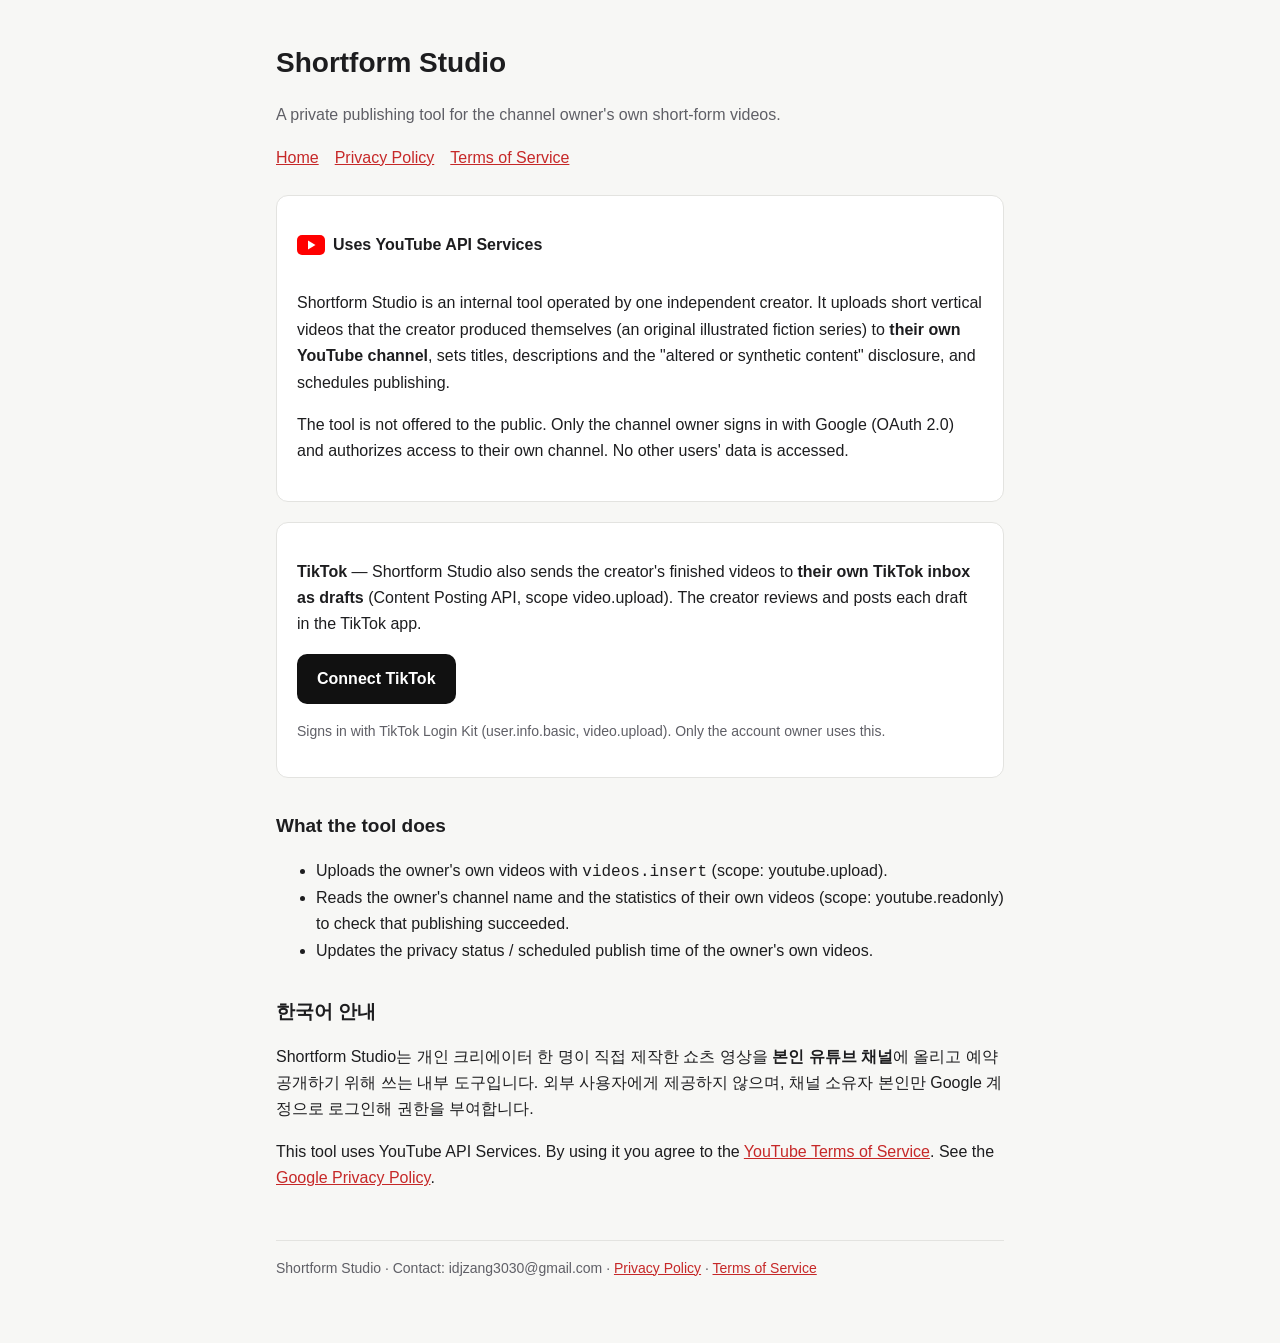
<file: index.html>
<!doctype html><html lang="en"><head><meta charset="utf-8"><meta name="viewport" content="width=device-width,initial-scale=1"><title>Shortform Studio</title><link rel="stylesheet" href="style.css"></head><body><main>
<h1>Shortform Studio</h1><p class="muted">A private publishing tool for the channel owner's own short-form videos.</p>
<nav><a href="index.html">Home</a><a href="privacy.html">Privacy Policy</a><a href="terms.html">Terms of Service</a></nav>
<div class="card"><p class="yt"><svg viewBox="0 0 28 20" aria-hidden="true"><rect width="28" height="20" rx="5" fill="#FF0000"/><path d="M11 5.5v9l7.5-4.5z" fill="#fff"/></svg> Uses YouTube API Services</p>
<p>Shortform Studio is an internal tool operated by one independent creator. It uploads short vertical videos that the creator produced themselves (an original illustrated fiction series) to <b>their own YouTube channel</b>, sets titles, descriptions and the "altered or synthetic content" disclosure, and schedules publishing.</p>
<p>The tool is not offered to the public. Only the channel owner signs in with Google (OAuth 2.0) and authorizes access to their own channel. No other users' data is accessed.</p></div>
<div class="card"><p><b>TikTok</b> — Shortform Studio also sends the creator's finished videos to <b>their own TikTok inbox as drafts</b> (Content Posting API, scope video.upload). The creator reviews and posts each draft in the TikTok app.</p>
<p><a id="tt" class="btn" href="#" style="display:inline-block;background:#111;color:#fff;padding:12px 20px;border-radius:10px;text-decoration:none;font-weight:700">Connect TikTok</a></p>
<p class="muted" style="font-size:14px">Signs in with TikTok Login Kit (user.info.basic, video.upload). Only the account owner uses this.</p></div>
<script>
const TT_KEY="sbawrodm76byf7wzwy";
document.getElementById("tt").href="https://www.tiktok.com/v2/auth/authorize/?"+new URLSearchParams({client_key:TT_KEY,scope:"user.info.basic,video.upload",response_type:"code",redirect_uri:"https://songuni999.github.io/shortform-media/callback.html",state:"local8735",disable_auto_auth:"1"});
</script>
<h2>What the tool does</h2><ul>
<li>Uploads the owner's own videos with <code>videos.insert</code> (scope: youtube.upload).</li>
<li>Reads the owner's channel name and the statistics of their own videos (scope: youtube.readonly) to check that publishing succeeded.</li>
<li>Updates the privacy status / scheduled publish time of the owner's own videos.</li></ul>
<h2>한국어 안내</h2><p>Shortform Studio는 개인 크리에이터 한 명이 직접 제작한 쇼츠 영상을 <b>본인 유튜브 채널</b>에 올리고 예약 공개하기 위해 쓰는 내부 도구입니다. 외부 사용자에게 제공하지 않으며, 채널 소유자 본인만 Google 계정으로 로그인해 권한을 부여합니다.</p>
<p>This tool uses YouTube API Services. By using it you agree to the <a href="https://www.youtube.com/t/terms">YouTube Terms of Service</a>. See the <a href="https://policies.google.com/privacy">Google Privacy Policy</a>.</p>
<footer>Shortform Studio · Contact: idjzang3030@gmail.com · <a href="privacy.html">Privacy Policy</a> · <a href="terms.html">Terms of Service</a></footer></main></body></html>
</file>
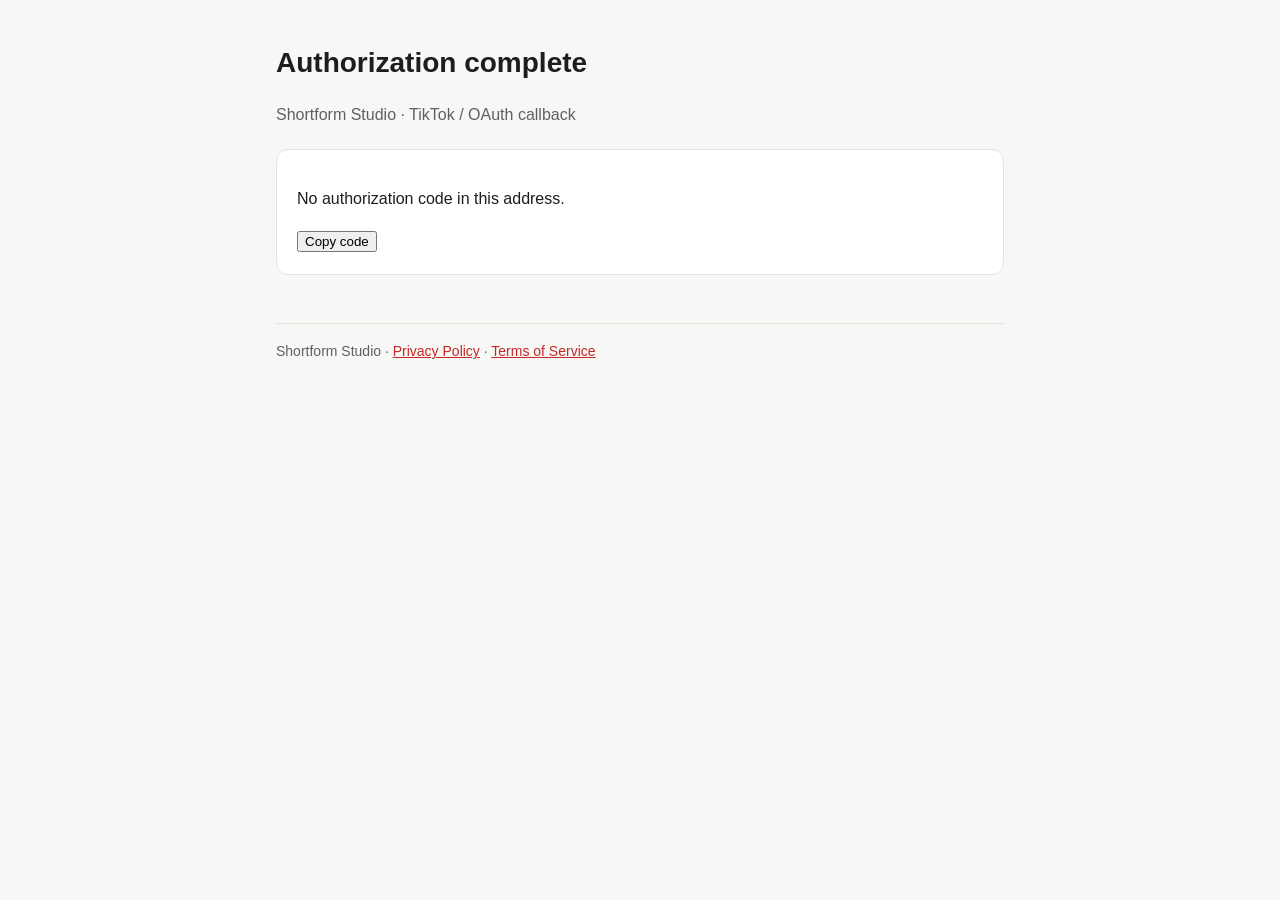
<file: callback.html>
<!doctype html><html lang="en"><head><meta charset="utf-8"><meta name="viewport" content="width=device-width,initial-scale=1"><title>Authorization · Shortform Studio</title><link rel="stylesheet" href="style.css"></head><body><main>
<h1>Authorization complete</h1><p class="muted">Shortform Studio · TikTok / OAuth callback</p>
<div class="card"><p id="msg">Copy the code below and paste it into Shortform Studio on your computer.</p>
<p><code id="code" style="word-break:break-all;font-size:15px"></code></p><button id="cp">Copy code</button></div>
<script>
const q=new URLSearchParams(location.search);const c=q.get("code"),e=q.get("error_description")||q.get("error");
document.getElementById("code").textContent=c||"";
const st=q.get("state")||"";if(c&&st.startsWith("local")){document.getElementById("msg").textContent="Sending the authorization to Shortform Studio on this computer...";setTimeout(()=>location.href="http://127.0.0.1:"+st.slice(5)+"/cb?"+q.toString(),600);}if(!c)document.getElementById("msg").textContent=e?("Authorization failed: "+e):"No authorization code in this address.";
document.getElementById("cp").onclick=()=>navigator.clipboard.writeText(c||"").then(()=>document.getElementById("cp").textContent="Copied");
</script>
<footer>Shortform Studio · <a href="privacy.html">Privacy Policy</a> · <a href="terms.html">Terms of Service</a></footer></main></body></html>
</file>
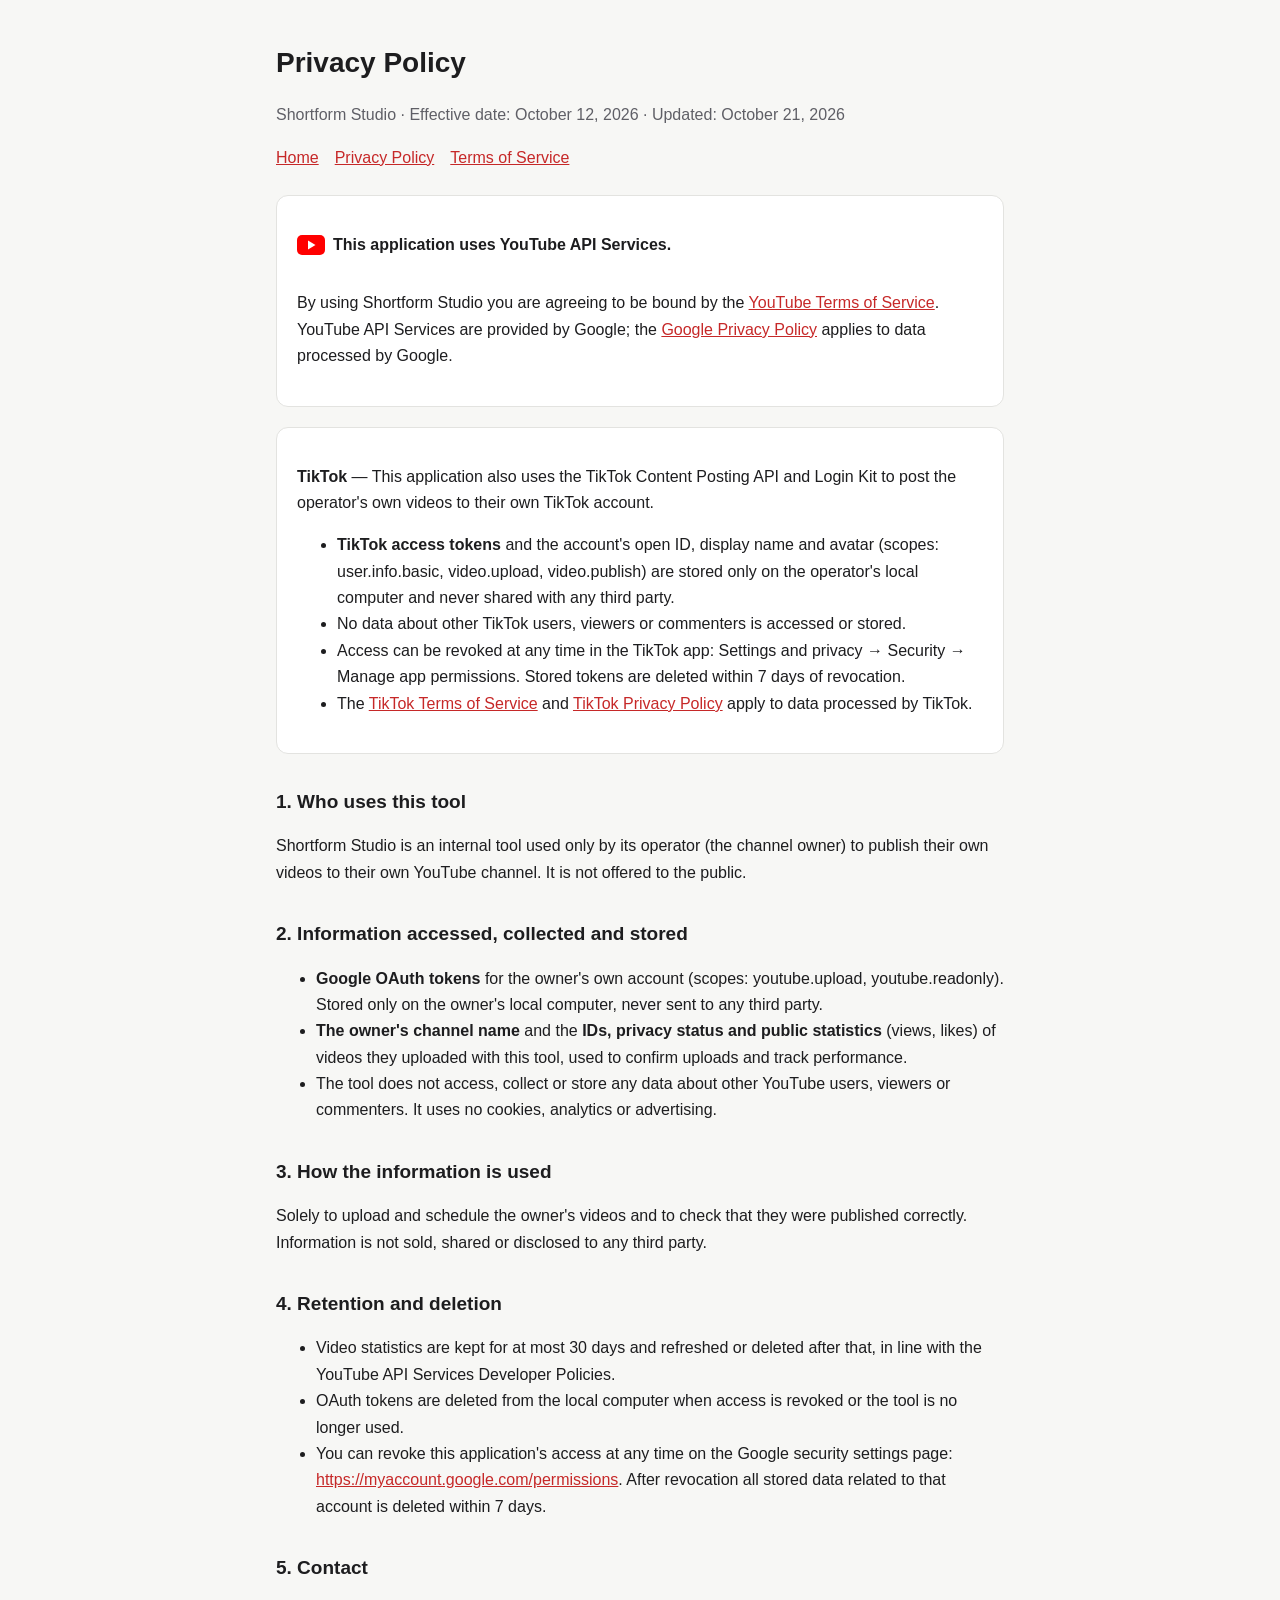
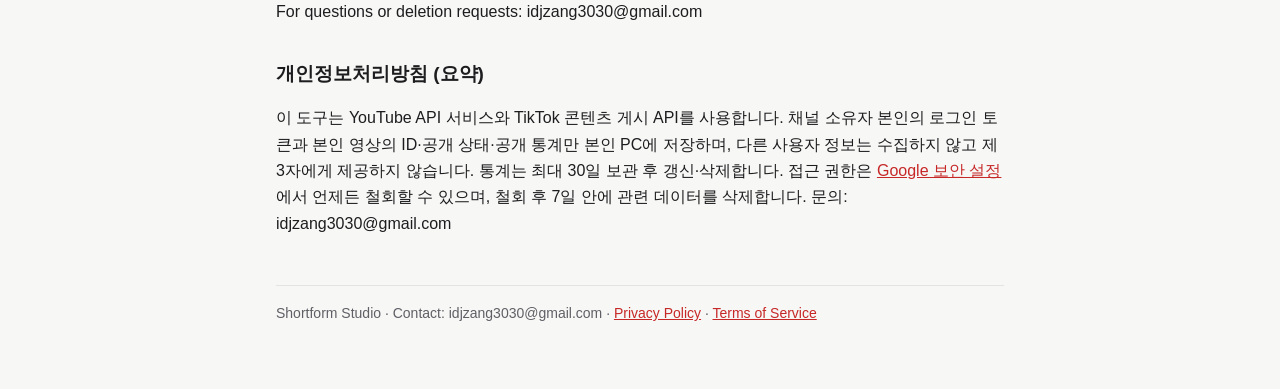
<file: privacy.html>
<!doctype html><html lang="en"><head><meta charset="utf-8"><meta name="viewport" content="width=device-width,initial-scale=1"><title>Privacy Policy · Shortform Studio</title><link rel="stylesheet" href="style.css"></head><body><main>
<h1>Privacy Policy</h1><p class="muted">Shortform Studio · Effective date: October 12, 2026 · Updated: October 21, 2026</p><nav><a href="index.html">Home</a><a href="privacy.html">Privacy Policy</a><a href="terms.html">Terms of Service</a></nav>
<div class="card"><p class="yt"><svg viewBox="0 0 28 20" aria-hidden="true"><rect width="28" height="20" rx="5" fill="#FF0000"/><path d="M11 5.5v9l7.5-4.5z" fill="#fff"/></svg> This application uses YouTube API Services.</p>
<p>By using Shortform Studio you are agreeing to be bound by the <a href="https://www.youtube.com/t/terms">YouTube Terms of Service</a>. YouTube API Services are provided by Google; the <a href="https://policies.google.com/privacy">Google Privacy Policy</a> applies to data processed by Google.</p></div>
<div class="card"><p><b>TikTok</b> — This application also uses the TikTok Content Posting API and Login Kit to post the operator's own videos to their own TikTok account.</p>
<ul><li><b>TikTok access tokens</b> and the account's open ID, display name and avatar (scopes: user.info.basic, video.upload, video.publish) are stored only on the operator's local computer and never shared with any third party.</li>
<li>No data about other TikTok users, viewers or commenters is accessed or stored.</li>
<li>Access can be revoked at any time in the TikTok app: Settings and privacy → Security → Manage app permissions. Stored tokens are deleted within 7 days of revocation.</li>
<li>The <a href="https://www.tiktok.com/legal/page/global/terms-of-service/en">TikTok Terms of Service</a> and <a href="https://www.tiktok.com/legal/page/row/privacy-policy/en">TikTok Privacy Policy</a> apply to data processed by TikTok.</li></ul></div>

<h2>1. Who uses this tool</h2><p>Shortform Studio is an internal tool used only by its operator (the channel owner) to publish their own videos to their own YouTube channel. It is not offered to the public.</p>
<h2>2. Information accessed, collected and stored</h2><ul>
<li><b>Google OAuth tokens</b> for the owner's own account (scopes: youtube.upload, youtube.readonly). Stored only on the owner's local computer, never sent to any third party.</li>
<li><b>The owner's channel name</b> and the <b>IDs, privacy status and public statistics</b> (views, likes) of videos they uploaded with this tool, used to confirm uploads and track performance.</li>
<li>The tool does not access, collect or store any data about other YouTube users, viewers or commenters. It uses no cookies, analytics or advertising.</li></ul>
<h2>3. How the information is used</h2><p>Solely to upload and schedule the owner's videos and to check that they were published correctly. Information is not sold, shared or disclosed to any third party.</p>
<h2>4. Retention and deletion</h2><ul>
<li>Video statistics are kept for at most 30 days and refreshed or deleted after that, in line with the YouTube API Services Developer Policies.</li>
<li>OAuth tokens are deleted from the local computer when access is revoked or the tool is no longer used.</li>
<li>You can revoke this application's access at any time on the Google security settings page: <a href="https://myaccount.google.com/permissions">https://myaccount.google.com/permissions</a>. After revocation all stored data related to that account is deleted within 7 days.</li></ul>
<h2>5. Contact</h2><p>For questions or deletion requests: idjzang3030@gmail.com</p>
<h2>개인정보처리방침 (요약)</h2><p>이 도구는 YouTube API 서비스와 TikTok 콘텐츠 게시 API를 사용합니다. 채널 소유자 본인의 로그인 토큰과 본인 영상의 ID·공개 상태·공개 통계만 본인 PC에 저장하며, 다른 사용자 정보는 수집하지 않고 제3자에게 제공하지 않습니다. 통계는 최대 30일 보관 후 갱신·삭제합니다. 접근 권한은 <a href="https://myaccount.google.com/permissions">Google 보안 설정</a>에서 언제든 철회할 수 있으며, 철회 후 7일 안에 관련 데이터를 삭제합니다. 문의: idjzang3030@gmail.com</p>
<footer>Shortform Studio · Contact: idjzang3030@gmail.com · <a href="privacy.html">Privacy Policy</a> · <a href="terms.html">Terms of Service</a></footer></main></body></html>
</file>
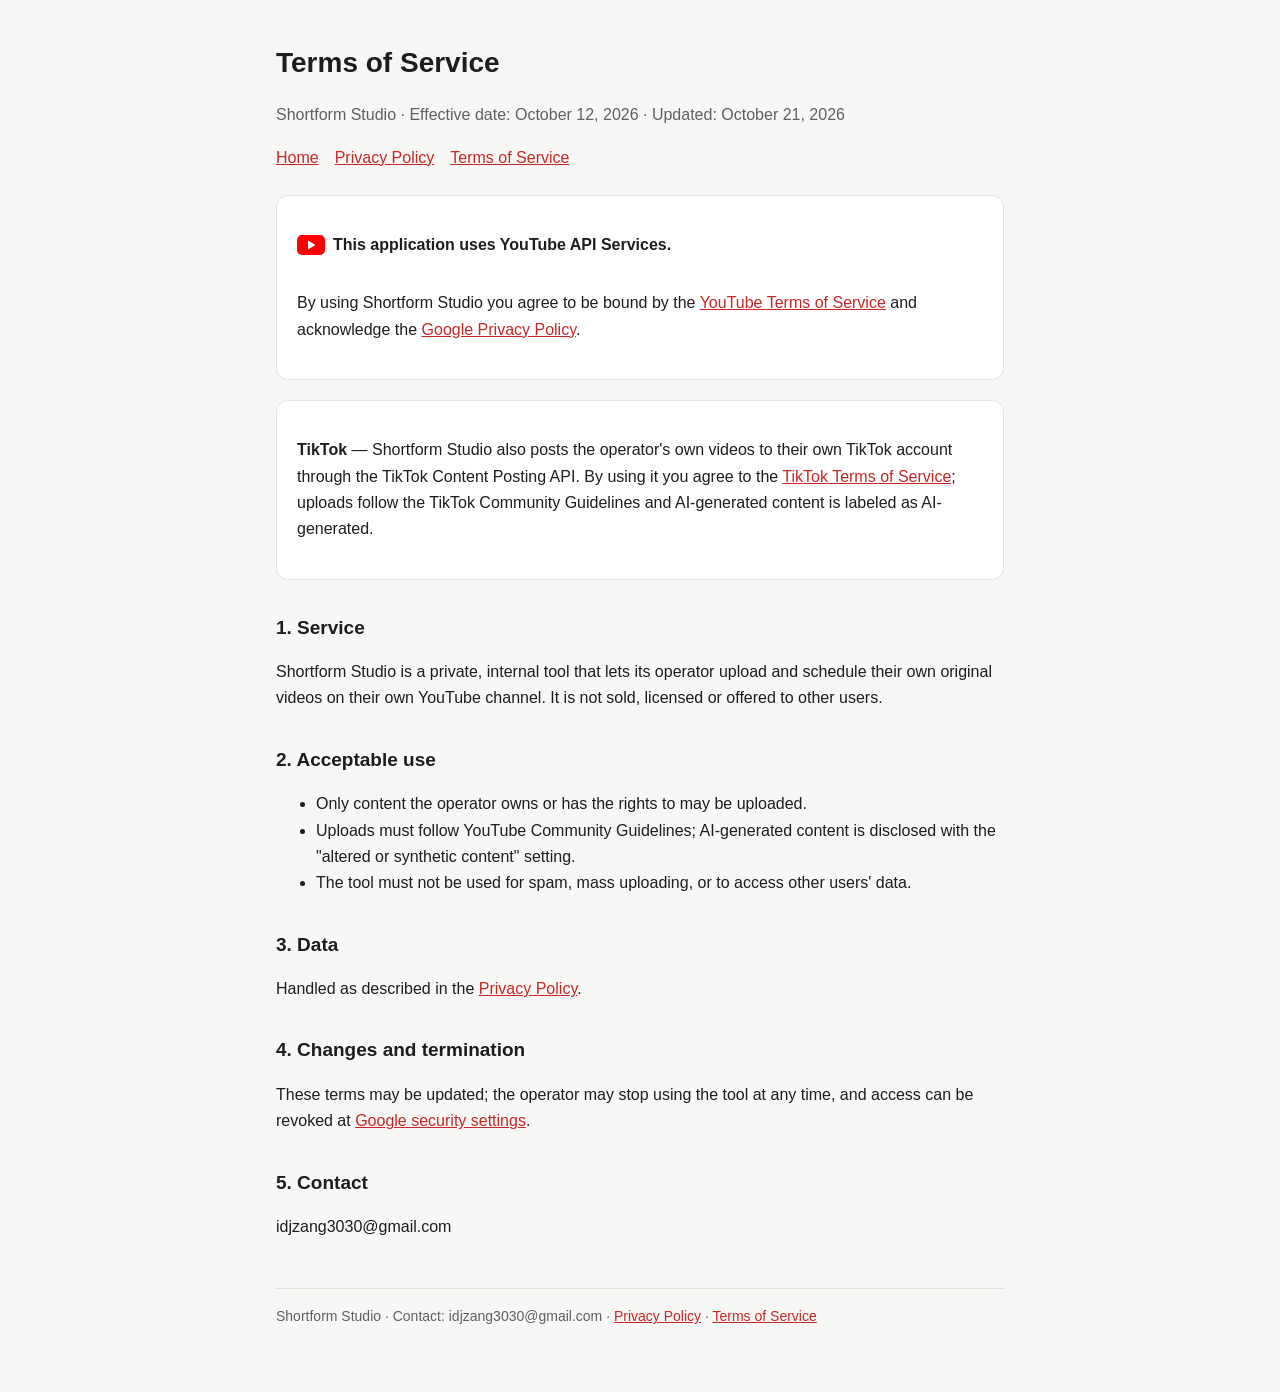
<file: terms.html>
<!doctype html><html lang="en"><head><meta charset="utf-8"><meta name="viewport" content="width=device-width,initial-scale=1"><title>Terms of Service · Shortform Studio</title><link rel="stylesheet" href="style.css"></head><body><main>
<h1>Terms of Service</h1><p class="muted">Shortform Studio · Effective date: October 12, 2026 · Updated: October 21, 2026</p><nav><a href="index.html">Home</a><a href="privacy.html">Privacy Policy</a><a href="terms.html">Terms of Service</a></nav>
<div class="card"><p class="yt"><svg viewBox="0 0 28 20" aria-hidden="true"><rect width="28" height="20" rx="5" fill="#FF0000"/><path d="M11 5.5v9l7.5-4.5z" fill="#fff"/></svg> This application uses YouTube API Services.</p>
<p>By using Shortform Studio you agree to be bound by the <a href="https://www.youtube.com/t/terms">YouTube Terms of Service</a> and acknowledge the <a href="https://policies.google.com/privacy">Google Privacy Policy</a>.</p></div>
<div class="card"><p><b>TikTok</b> — Shortform Studio also posts the operator's own videos to their own TikTok account through the TikTok Content Posting API. By using it you agree to the <a href="https://www.tiktok.com/legal/page/global/terms-of-service/en">TikTok Terms of Service</a>; uploads follow the TikTok Community Guidelines and AI-generated content is labeled as AI-generated.</p></div>

<h2>1. Service</h2><p>Shortform Studio is a private, internal tool that lets its operator upload and schedule their own original videos on their own YouTube channel. It is not sold, licensed or offered to other users.</p>
<h2>2. Acceptable use</h2><ul><li>Only content the operator owns or has the rights to may be uploaded.</li><li>Uploads must follow YouTube Community Guidelines; AI-generated content is disclosed with the "altered or synthetic content" setting.</li><li>The tool must not be used for spam, mass uploading, or to access other users' data.</li></ul>
<h2>3. Data</h2><p>Handled as described in the <a href="privacy.html">Privacy Policy</a>.</p>
<h2>4. Changes and termination</h2><p>These terms may be updated; the operator may stop using the tool at any time, and access can be revoked at <a href="https://myaccount.google.com/permissions">Google security settings</a>.</p>
<h2>5. Contact</h2><p>idjzang3030@gmail.com</p>
<footer>Shortform Studio · Contact: idjzang3030@gmail.com · <a href="privacy.html">Privacy Policy</a> · <a href="terms.html">Terms of Service</a></footer></main></body></html>
</file>
<file: style.css>
:root{--bg:#f7f7f5;--fg:#1d1d1f;--muted:#5f5f66;--card:#fff;--line:#e3e3e0;--accent:#c62828}
@media (prefers-color-scheme:dark){:root{--bg:#141416;--fg:#ececef;--muted:#a3a3ab;--card:#1d1d21;--line:#2c2c31;--accent:#ff6b6b}}
*{box-sizing:border-box}body{margin:0;background:var(--bg);color:var(--fg);font:16px/1.65 -apple-system,"Segoe UI","Apple SD Gothic Neo","Malgun Gothic",sans-serif}
main{max-width:760px;margin:0 auto;padding:40px 16px 64px}h1{font-size:28px;margin:0 0 4px}h2{font-size:19px;margin:32px 0 8px}
.muted{color:var(--muted)}.card{background:var(--card);border:1px solid var(--line);border-radius:12px;padding:20px;margin:20px 0}
a{color:var(--accent)}nav{display:flex;gap:16px;flex-wrap:wrap;margin:8px 0 24px}footer{margin-top:48px;border-top:1px solid var(--line);padding-top:16px;font-size:14px;color:var(--muted)}
.yt{display:inline-flex;align-items:center;gap:8px;font-weight:600}.yt svg{width:28px;height:20px}
</file>
